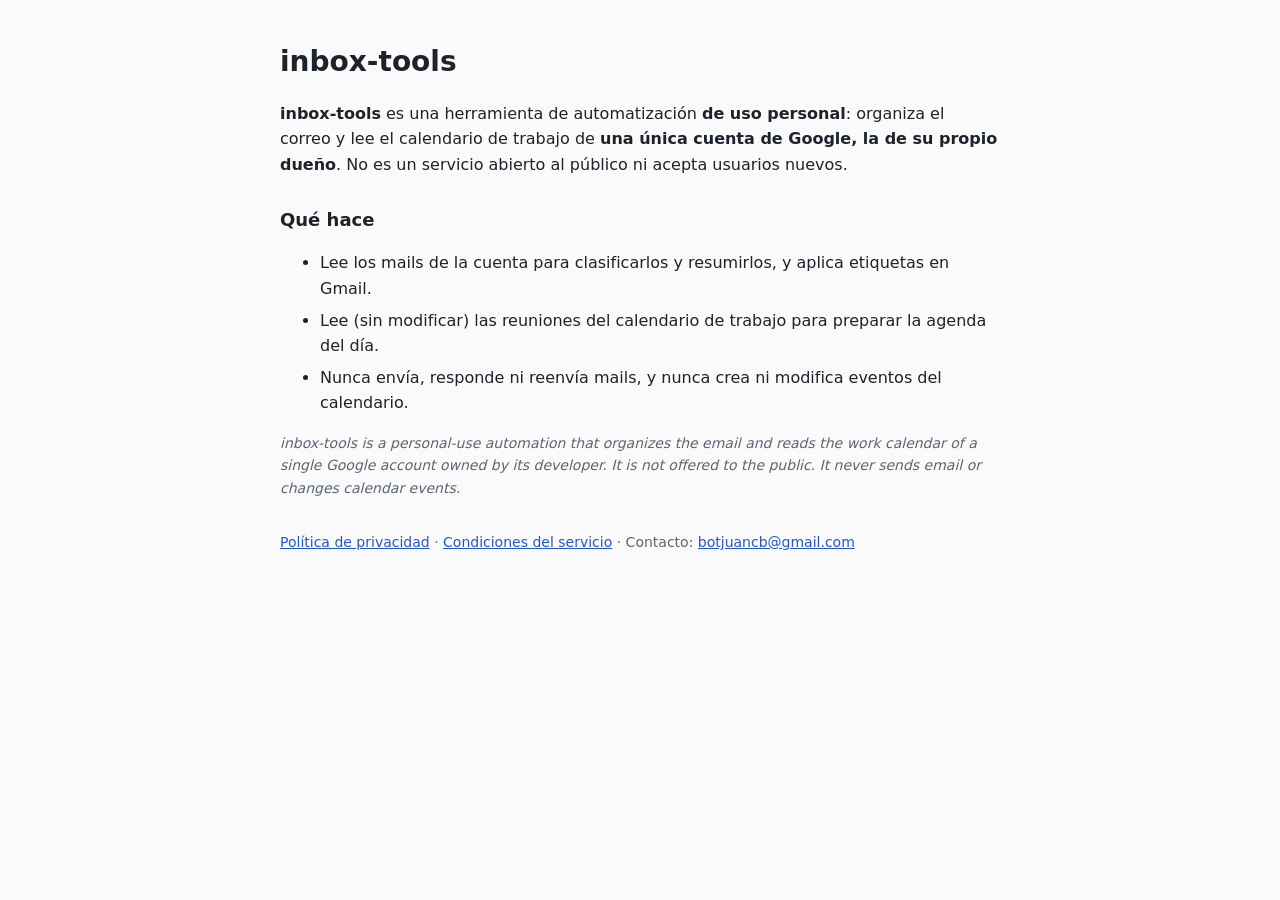
<file: index.html>
<!doctype html>
<html lang="es">
<head>
<meta charset="utf-8">
<meta name="viewport" content="width=device-width, initial-scale=1">
<title>inbox-tools</title>
<meta name="description" content="inbox-tools: automatización personal de correo y calendario para una sola cuenta.">
<link rel="stylesheet" href="estilo.css">
</head>
<body>
<main>
  <h1>inbox-tools</h1>
  <p><strong>inbox-tools</strong> es una herramienta de automatización <strong>de uso personal</strong>: organiza el correo y
    lee el calendario de trabajo de <strong>una única cuenta de Google, la de su propio dueño</strong>. No es un servicio
    abierto al público ni acepta usuarios nuevos.</p>

  <h2>Qué hace</h2>
  <ul>
    <li>Lee los mails de la cuenta para clasificarlos y resumirlos, y aplica etiquetas en Gmail.</li>
    <li>Lee (sin modificar) las reuniones del calendario de trabajo para preparar la agenda del día.</li>
    <li>Nunca envía, responde ni reenvía mails, y nunca crea ni modifica eventos del calendario.</li>
  </ul>

  <p lang="en"><em>inbox-tools is a personal-use automation that organizes the email and reads the work calendar of a
    single Google account owned by its developer. It is not offered to the public. It never sends email or changes
    calendar events.</em></p>

  <nav>
    <a href="privacidad.html">Política de privacidad</a> ·
    <a href="condiciones.html">Condiciones del servicio</a> ·
    Contacto: <a href="mailto:botjuancb@gmail.com">botjuancb@gmail.com</a>
  </nav>
</main>
</body>
</html>
</file>
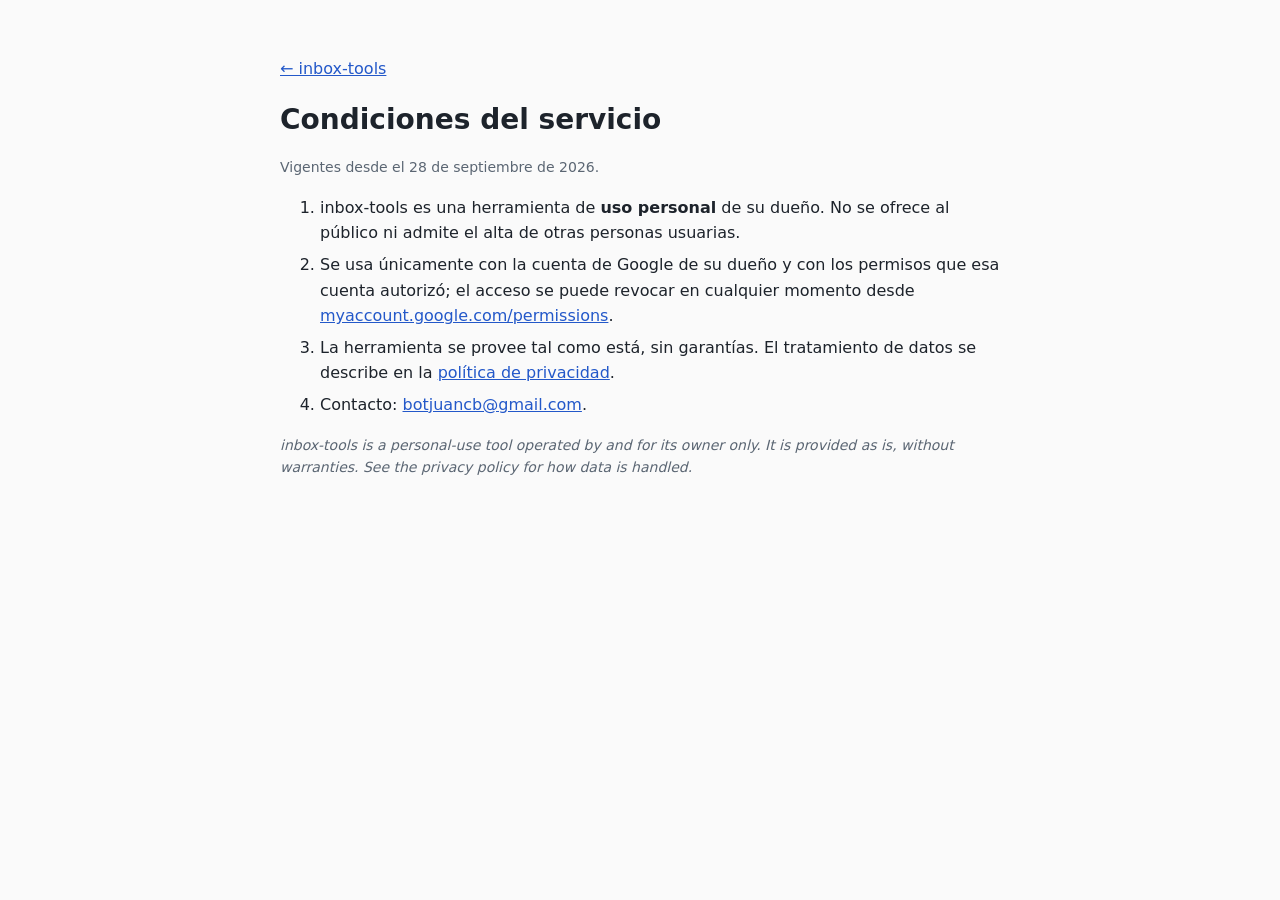
<file: condiciones.html>
<!doctype html>
<html lang="es">
<head>
<meta charset="utf-8">
<meta name="viewport" content="width=device-width, initial-scale=1">
<title>Condiciones del servicio · inbox-tools</title>
<link rel="stylesheet" href="estilo.css">
</head>
<body>
<main>
  <p><a href="index.html">← inbox-tools</a></p>
  <h1>Condiciones del servicio</h1>
  <p class="fecha">Vigentes desde el 28 de septiembre de 2026.</p>

  <ol>
    <li>inbox-tools es una herramienta de <strong>uso personal</strong> de su dueño. No se ofrece al público ni admite
      el alta de otras personas usuarias.</li>
    <li>Se usa únicamente con la cuenta de Google de su dueño y con los permisos que esa cuenta autorizó; el acceso se
      puede revocar en cualquier momento desde
      <a href="https://myaccount.google.com/permissions">myaccount.google.com/permissions</a>.</li>
    <li>La herramienta se provee tal como está, sin garantías. El tratamiento de datos se describe en la
      <a href="privacidad.html">política de privacidad</a>.</li>
    <li>Contacto: <a href="mailto:botjuancb@gmail.com">botjuancb@gmail.com</a>.</li>
  </ol>

  <p lang="en"><em>inbox-tools is a personal-use tool operated by and for its owner only. It is provided as is, without
    warranties. See the privacy policy for how data is handled.</em></p>
</main>
</body>
</html>
</file>
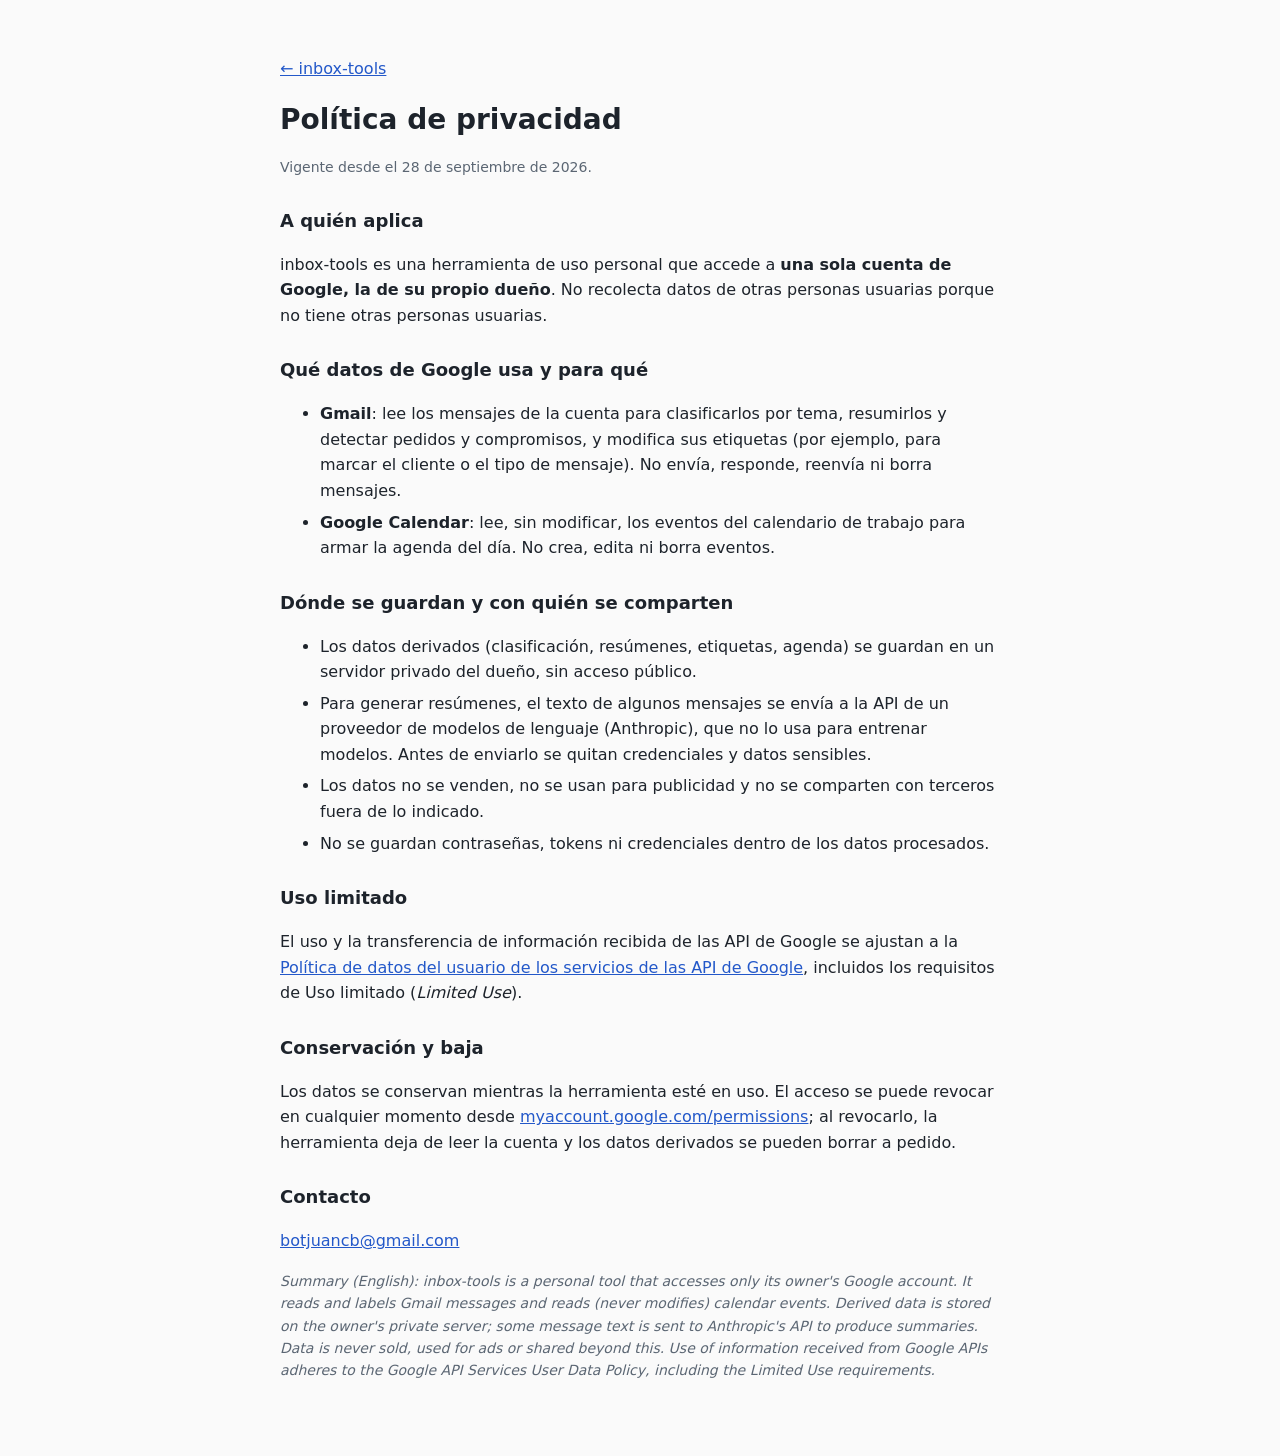
<file: privacidad.html>
<!doctype html>
<html lang="es">
<head>
<meta charset="utf-8">
<meta name="viewport" content="width=device-width, initial-scale=1">
<title>Política de privacidad · inbox-tools</title>
<link rel="stylesheet" href="estilo.css">
</head>
<body>
<main>
  <p><a href="index.html">← inbox-tools</a></p>
  <h1>Política de privacidad</h1>
  <p class="fecha">Vigente desde el 28 de septiembre de 2026.</p>

  <h2>A quién aplica</h2>
  <p>inbox-tools es una herramienta de uso personal que accede a <strong>una sola cuenta de Google, la de su propio
    dueño</strong>. No recolecta datos de otras personas usuarias porque no tiene otras personas usuarias.</p>

  <h2>Qué datos de Google usa y para qué</h2>
  <ul>
    <li><strong>Gmail</strong>: lee los mensajes de la cuenta para clasificarlos por tema, resumirlos y detectar
      pedidos y compromisos, y modifica sus etiquetas (por ejemplo, para marcar el cliente o el tipo de mensaje).
      No envía, responde, reenvía ni borra mensajes.</li>
    <li><strong>Google Calendar</strong>: lee, sin modificar, los eventos del calendario de trabajo para armar la
      agenda del día. No crea, edita ni borra eventos.</li>
  </ul>

  <h2>Dónde se guardan y con quién se comparten</h2>
  <ul>
    <li>Los datos derivados (clasificación, resúmenes, etiquetas, agenda) se guardan en un servidor privado del
      dueño, sin acceso público.</li>
    <li>Para generar resúmenes, el texto de algunos mensajes se envía a la API de un proveedor de modelos de
      lenguaje (Anthropic), que no lo usa para entrenar modelos. Antes de enviarlo se quitan credenciales y datos
      sensibles.</li>
    <li>Los datos no se venden, no se usan para publicidad y no se comparten con terceros fuera de lo indicado.</li>
    <li>No se guardan contraseñas, tokens ni credenciales dentro de los datos procesados.</li>
  </ul>

  <h2>Uso limitado</h2>
  <p>El uso y la transferencia de información recibida de las API de Google se ajustan a la
    <a href="https://developers.google.com/terms/api-services-user-data-policy">Política de datos del usuario de los
    servicios de las API de Google</a>, incluidos los requisitos de Uso limitado (<em>Limited Use</em>).</p>

  <h2>Conservación y baja</h2>
  <p>Los datos se conservan mientras la herramienta esté en uso. El acceso se puede revocar en cualquier momento desde
    <a href="https://myaccount.google.com/permissions">myaccount.google.com/permissions</a>; al revocarlo, la
    herramienta deja de leer la cuenta y los datos derivados se pueden borrar a pedido.</p>

  <h2>Contacto</h2>
  <p><a href="mailto:botjuancb@gmail.com">botjuancb@gmail.com</a></p>

  <p lang="en"><em>Summary (English): inbox-tools is a personal tool that accesses only its owner's Google account. It
    reads and labels Gmail messages and reads (never modifies) calendar events. Derived data is stored on the owner's
    private server; some message text is sent to Anthropic's API to produce summaries. Data is never sold, used for
    ads or shared beyond this. Use of information received from Google APIs adheres to the Google API Services User
    Data Policy, including the Limited Use requirements.</em></p>
</main>
</body>
</html>
</file>
<file: estilo.css>
:root { color-scheme: light dark; --fondo: #fafafa; --texto: #1d232b; --suave: #5b6673; --acento: #2358c9; }
@media (prefers-color-scheme: dark) { :root { --fondo: #111418; --texto: #e5eaf0; --suave: #9ba7b5; --acento: #8db2fa; } }
body { margin: 0; background: var(--fondo); color: var(--texto); font: 16px/1.6 system-ui, -apple-system, "Segoe UI", Roboto, sans-serif; }
main { max-width: 720px; margin: 0 auto; padding: 40px 16px 60px; }
h1 { font-size: 28px; margin: 0 0 12px; }
h2 { font-size: 18px; margin: 28px 0 8px; }
a { color: var(--acento); }
.fecha, nav, [lang="en"] { color: var(--suave); font-size: 14px; }
nav { margin-top: 32px; }
li { margin-bottom: 6px; }
</file>
